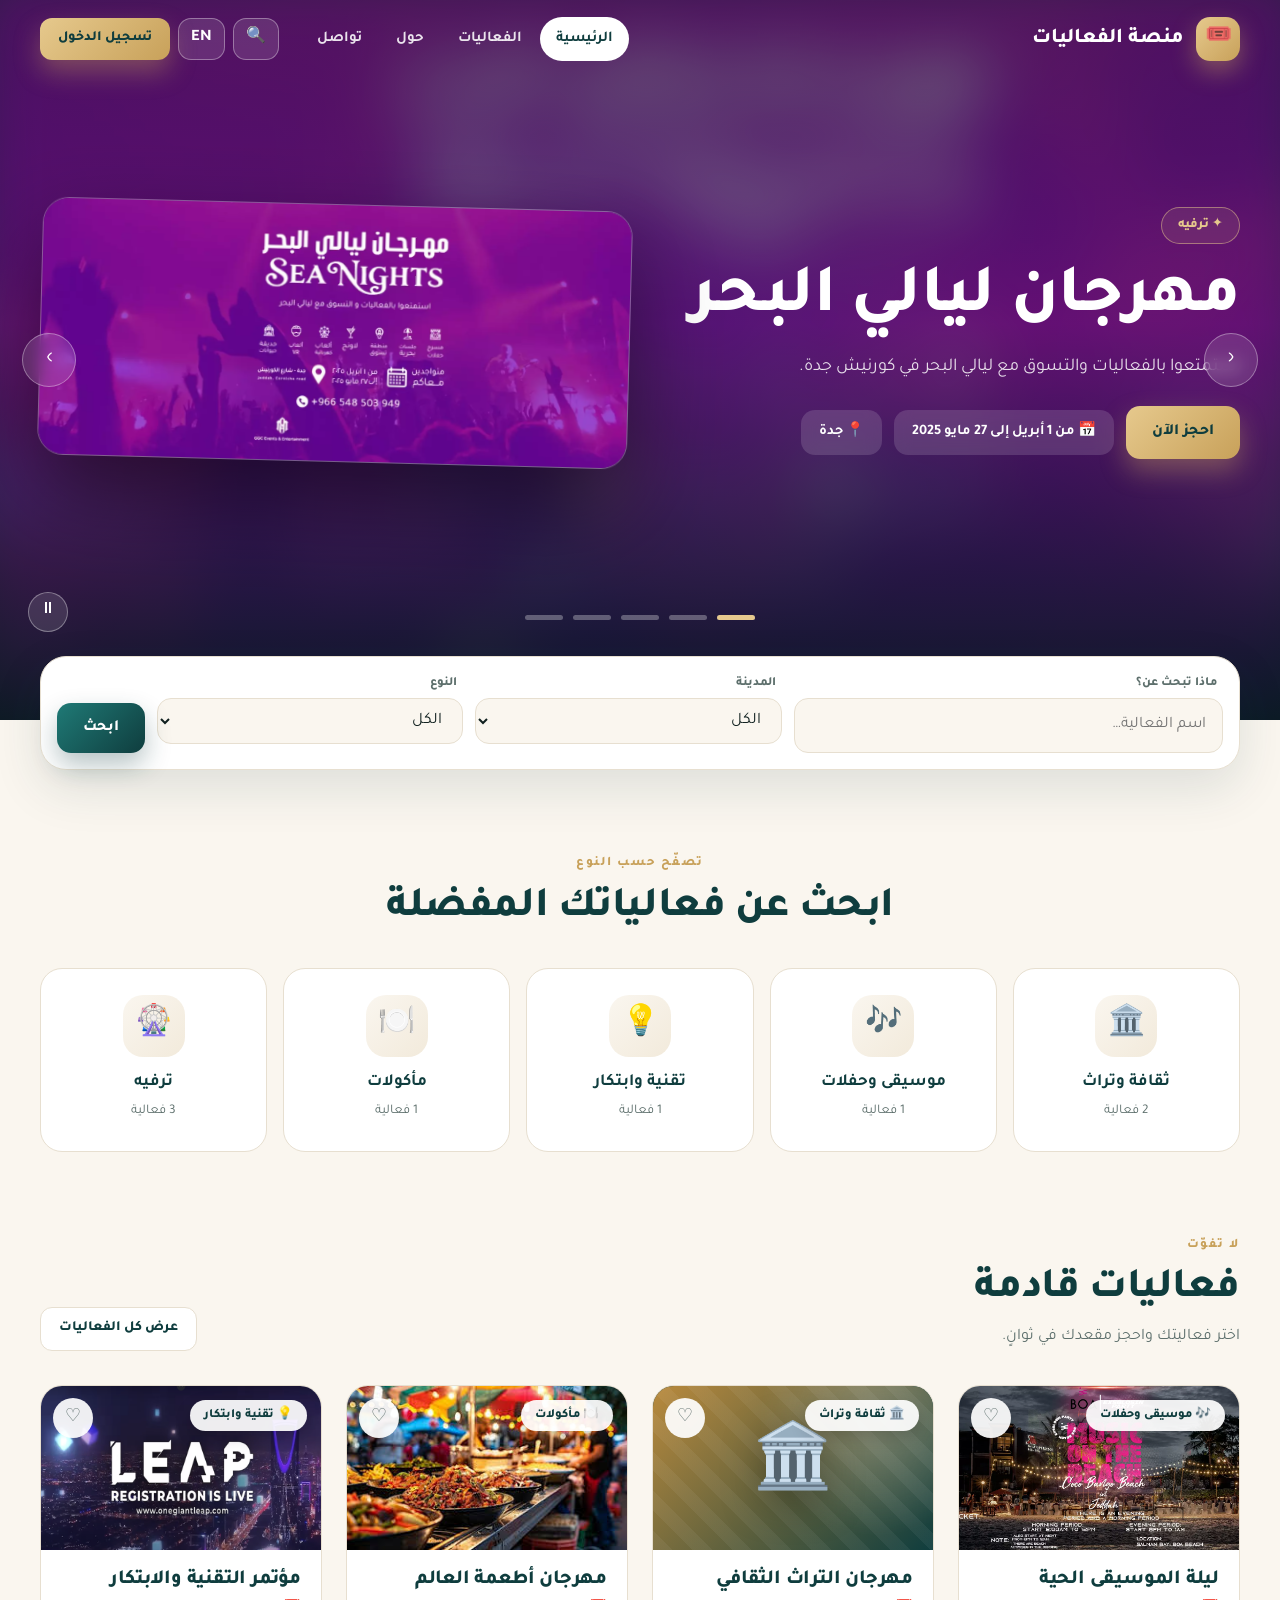
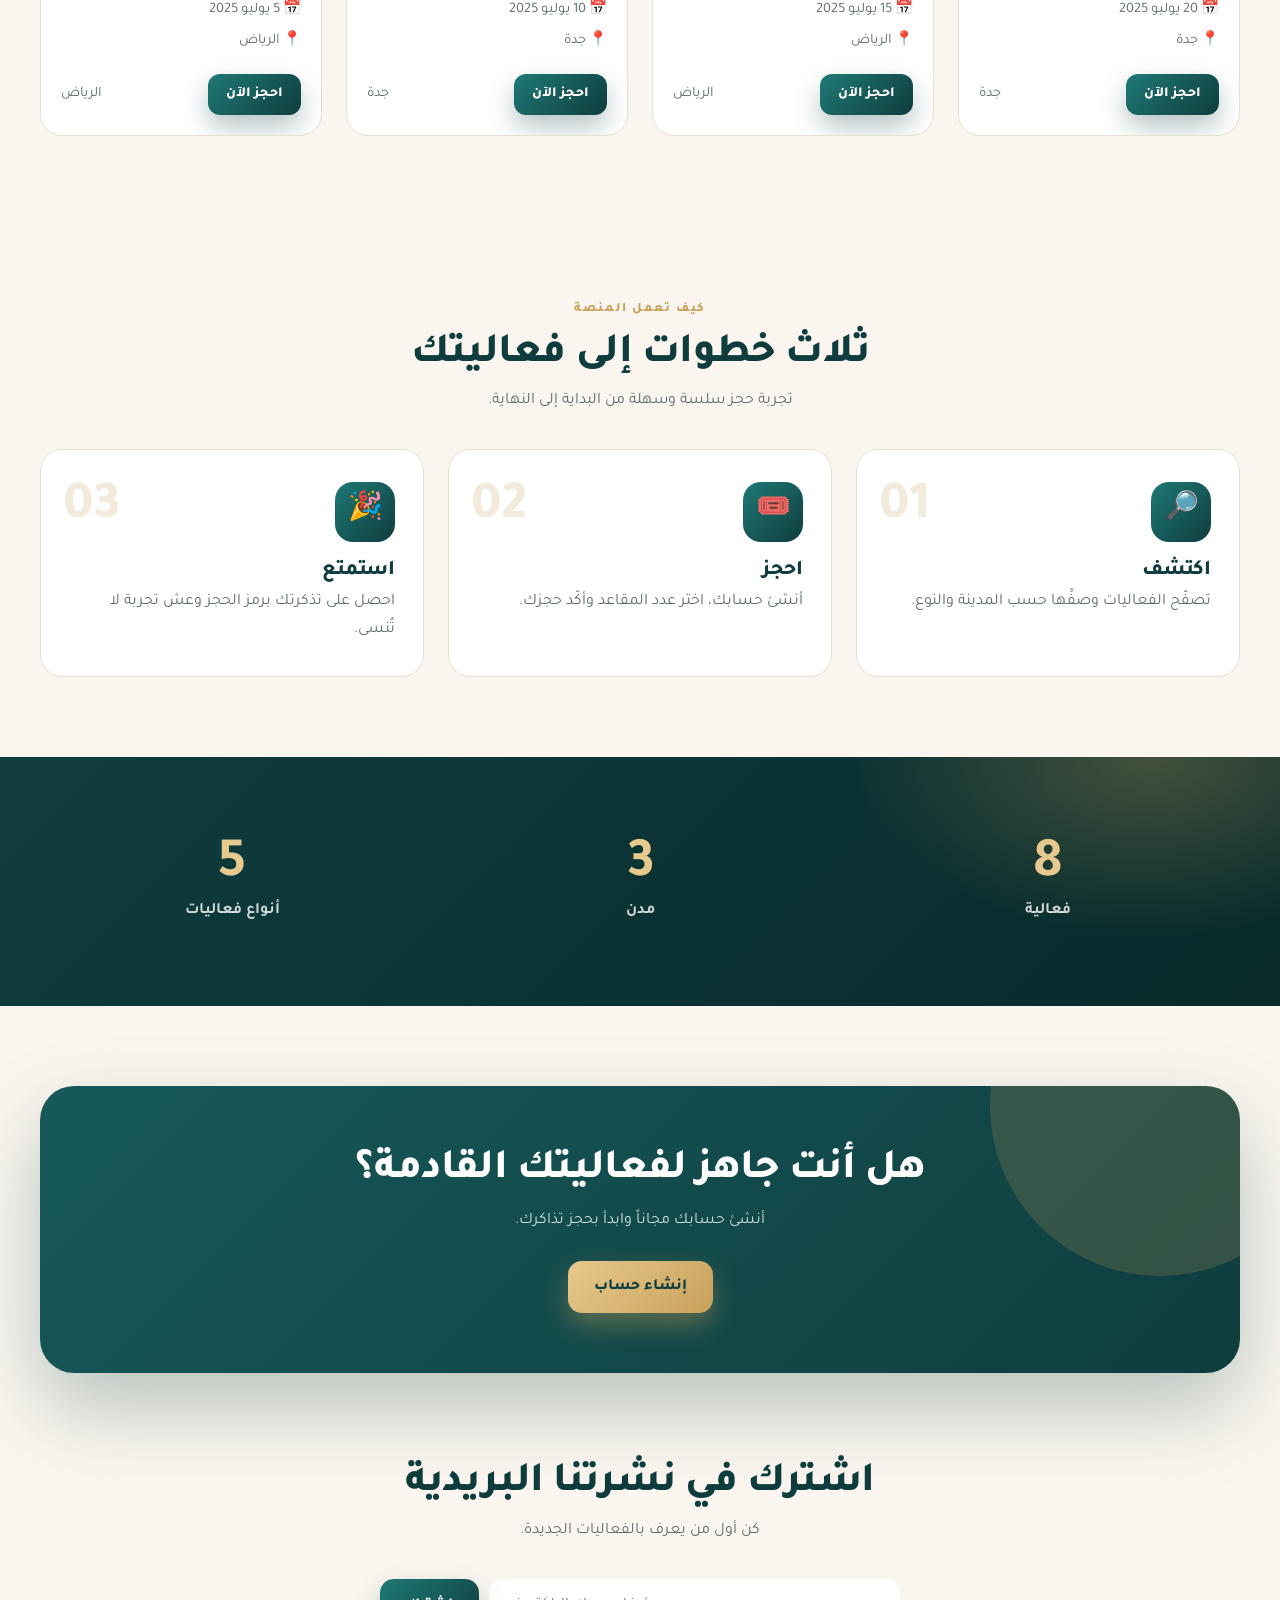
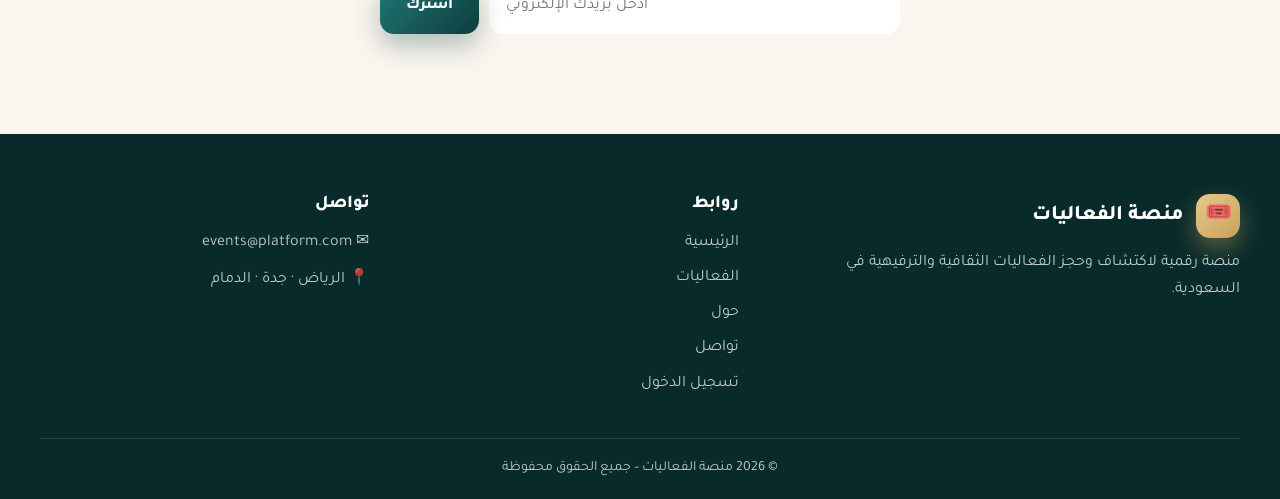
<file: index.html>
<!DOCTYPE html>
<html lang="ar" dir="rtl">
<head>
  <meta charset="UTF-8" />
  <meta name="viewport" content="width=device-width, initial-scale=1.0" />
  <title>منصة الفعاليات</title>
  <meta name="description" content="اكتشف واحجز أجمل الفعاليات الثقافية والترفيهية في السعودية" />
  <meta name="theme-color" content="#0f3d3e" />
  <link rel="preconnect" href="https://fonts.googleapis.com" />
  <link rel="preconnect" href="https://fonts.gstatic.com" crossorigin />
  <link href="https://fonts.googleapis.com/css2?family=Plus+Jakarta+Sans:wght@400;500;600;700;800&family=Tajawal:wght@400;500;700;800&display=swap" rel="stylesheet" />
  <link rel="stylesheet" href="styles.css" />
  <script src="assets/data.js" defer></script>
  <script src="assets/app.js" defer></script>
</head>
<body data-page="home" class="">
  <header id="site-header"></header>
  <main>
    <section class="hero" style="padding:0" aria-label="Featured events">
      <div id="slides"></div>
      <button class="slide-ctl prev" aria-label="Previous">‹</button>
      <button class="slide-ctl next" aria-label="Next">›</button>
      <div class="dots" role="tablist"></div>
      <button class="pause" aria-label="Pause">⏸</button>
    </section>

    <div class="quick">
      <div class="container">
        <form class="quick-card" id="quick">
          <div class="f"><label for="f-q" data-i18n="q.what"></label><input id="f-q" data-i18n-ph="q.ph" autocomplete="off" /></div>
          <div class="f"><label for="f-city" data-i18n="q.city"></label><select id="f-city"></select></div>
          <div class="f"><label for="f-cat" data-i18n="q.cat"></label><select id="f-cat"></select></div>
          <button class="btn" type="submit" data-i18n="q.go"></button>
        </form>
      </div>
    </div>

    <section>
      <div class="container">
        <div class="sec-head center reveal"><div><span class="k" data-i18n="cats.k"></span><h2 data-i18n="cats.t"></h2></div></div>
        <div class="cats" id="cats"></div>
      </div>
    </section>

    <section style="padding-top:0">
      <div class="container">
        <div class="sec-head reveal"><div><span class="k" data-i18n="up.k"></span><h2 data-i18n="up.t"></h2><p data-i18n="up.p"></p></div><a class="btn ghost sm" href="events.html" data-i18n="all.events"></a></div>
        <div class="grid" id="upcoming"></div>
      </div>
    </section>

    <section>
      <div class="container">
        <div class="sec-head center reveal"><div><span class="k" data-i18n="how.k"></span><h2 data-i18n="how.t"></h2><p data-i18n="how.p"></p></div></div>
        <div class="steps">
          <div class="step reveal"><div class="ic">🔎</div><h3 data-i18n="how.1t"></h3><p data-i18n="how.1p"></p></div>
          <div class="step reveal"><div class="ic">🎟️</div><h3 data-i18n="how.2t"></h3><p data-i18n="how.2p"></p></div>
          <div class="step reveal"><div class="ic">🎉</div><h3 data-i18n="how.3t"></h3><p data-i18n="how.3p"></p></div>
        </div>
      </div>
    </section>

    <section class="band">
      <div class="container stats">
        <div><b data-count="events">0</b><span data-i18n="stat.events"></span></div>
        <div><b data-count="cities">0</b><span data-i18n="stat.cities"></span></div>
        <div><b data-count="cats">0</b><span data-i18n="stat.cats"></span></div>
      </div>
    </section>

    <section>
      <div class="container">
        <div class="cta-box reveal">
          <h2 data-i18n="cta.t"></h2><p data-i18n="cta.p"></p>
          <a class="btn gold" href="signup.html" data-i18n="signup"></a>
        </div>
      </div>
    </section>

    <section style="padding-top:0">
      <div class="container center reveal">
        <div class="sec-head center"><div><h2 data-i18n="news.t"></h2><p data-i18n="news.p"></p></div></div>
        <form class="news" id="news" novalidate><input type="email" class="ltr" data-i18n-ph="news.ph" aria-label="Email" /><button class="btn" type="submit" data-i18n="news.btn"></button></form>
      </div>
    </section>
  </main>
  <footer id="site-footer"></footer>
</body>
</html>
</file>
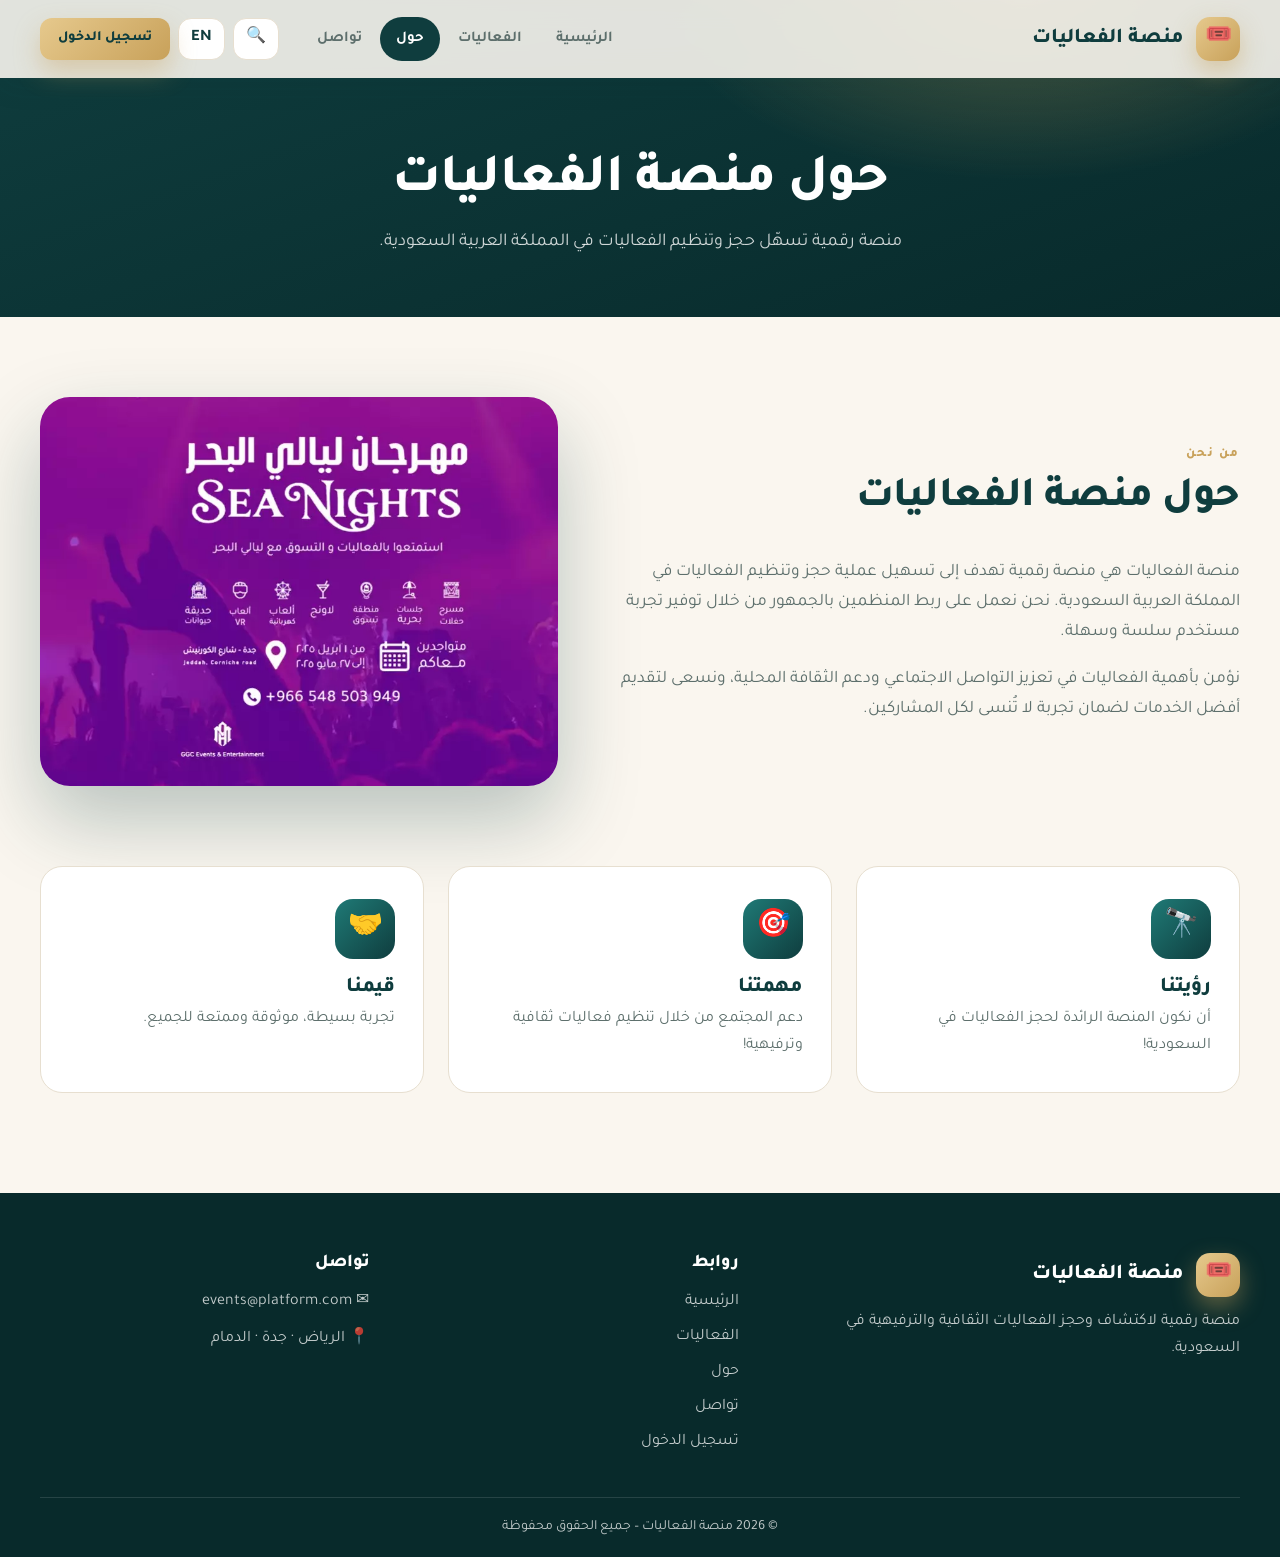
<file: about.html>
<!DOCTYPE html>
<html lang="ar" dir="rtl">
<head>
  <meta charset="UTF-8" />
  <meta name="viewport" content="width=device-width, initial-scale=1.0" />
  <title>منصة الفعاليات</title>
  <meta name="description" content="منصة رقمية تسهّل حجز وتنظيم الفعاليات في المملكة العربية السعودية" />
  <meta name="theme-color" content="#0f3d3e" />
  <link rel="preconnect" href="https://fonts.googleapis.com" />
  <link rel="preconnect" href="https://fonts.gstatic.com" crossorigin />
  <link href="https://fonts.googleapis.com/css2?family=Plus+Jakarta+Sans:wght@400;500;600;700;800&family=Tajawal:wght@400;500;700;800&display=swap" rel="stylesheet" />
  <link rel="stylesheet" href="styles.css" />
  <script src="assets/data.js" defer></script>
  <script src="assets/app.js" defer></script>
</head>
<body data-page="about" class="inner">
  <header id="site-header"></header>
  <main>
    <div class="page-head"><div class="container"><h1 data-i18n="about.t"></h1><p data-i18n="about.p"></p></div></div>
    <section>
      <div class="container about-grid">
        <div class="reveal"><div class="sec-head"><div><span class="k" data-i18n="about.h"></span><h2 data-i18n="about.t"></h2></div></div><p data-i18n="about.p1"></p><p data-i18n="about.p2"></p></div>
        <div class="about-img reveal"><img src="images/sea-nights.jpeg" alt="" /></div>
      </div>
    </section>
    <section style="padding-top:0">
      <div class="container vm">
        <div class="step reveal"><div class="ic">🔭</div><h3 data-i18n="vision.t"></h3><p data-i18n="vision.p"></p></div>
        <div class="step reveal"><div class="ic">🎯</div><h3 data-i18n="mission.t"></h3><p data-i18n="mission.p"></p></div>
        <div class="step reveal"><div class="ic">🤝</div><h3 data-i18n="val.t"></h3><p data-i18n="val.p"></p></div>
      </div>
    </section>
  </main>
  <footer id="site-footer"></footer>
</body>
</html>
</file>
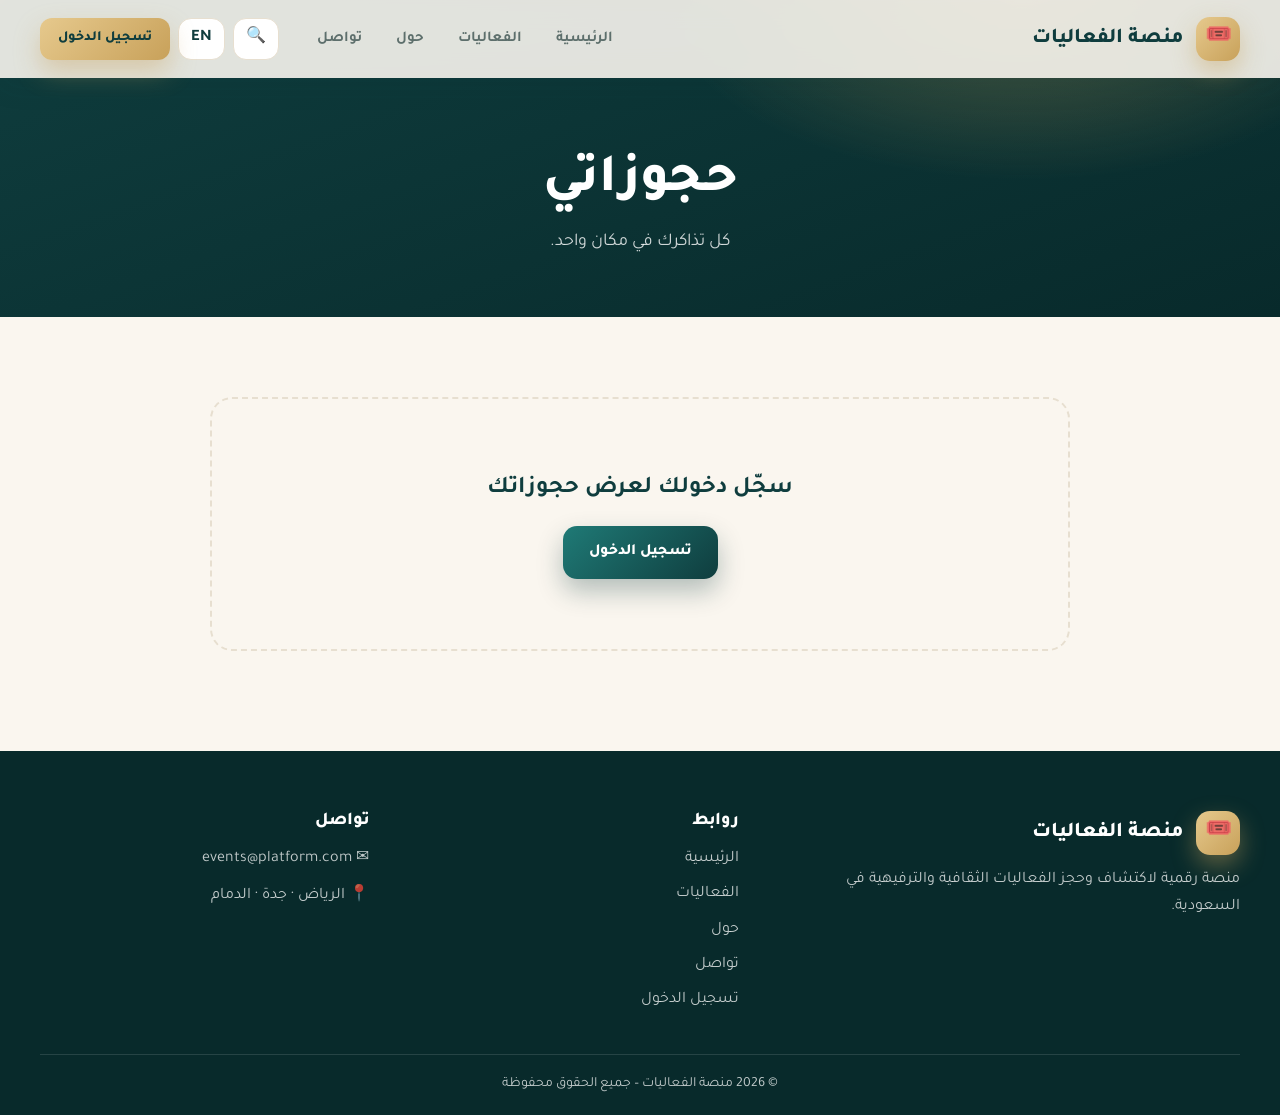
<file: bookings.html>
<!DOCTYPE html>
<html lang="ar" dir="rtl">
<head>
  <meta charset="UTF-8" />
  <meta name="viewport" content="width=device-width, initial-scale=1.0" />
  <title>منصة الفعاليات</title>
  <meta name="description" content="حجوزاتي" />
  <meta name="theme-color" content="#0f3d3e" />
  <link rel="preconnect" href="https://fonts.googleapis.com" />
  <link rel="preconnect" href="https://fonts.gstatic.com" crossorigin />
  <link href="https://fonts.googleapis.com/css2?family=Plus+Jakarta+Sans:wght@400;500;600;700;800&family=Tajawal:wght@400;500;700;800&display=swap" rel="stylesheet" />
  <link rel="stylesheet" href="styles.css" />
  <script src="assets/data.js" defer></script>
  <script src="assets/app.js" defer></script>
</head>
<body data-page="bookings" class="inner">
  <header id="site-header"></header>
  <main>
    <div class="page-head"><div class="container"><h1 data-i18n="bk.t"></h1><p data-i18n="bk.p"></p></div></div>
    <section><div class="container" style="max-width:860px"><div id="list"></div></div></section>
  </main>
  <footer id="site-footer"></footer>
</body>
</html>
</file>
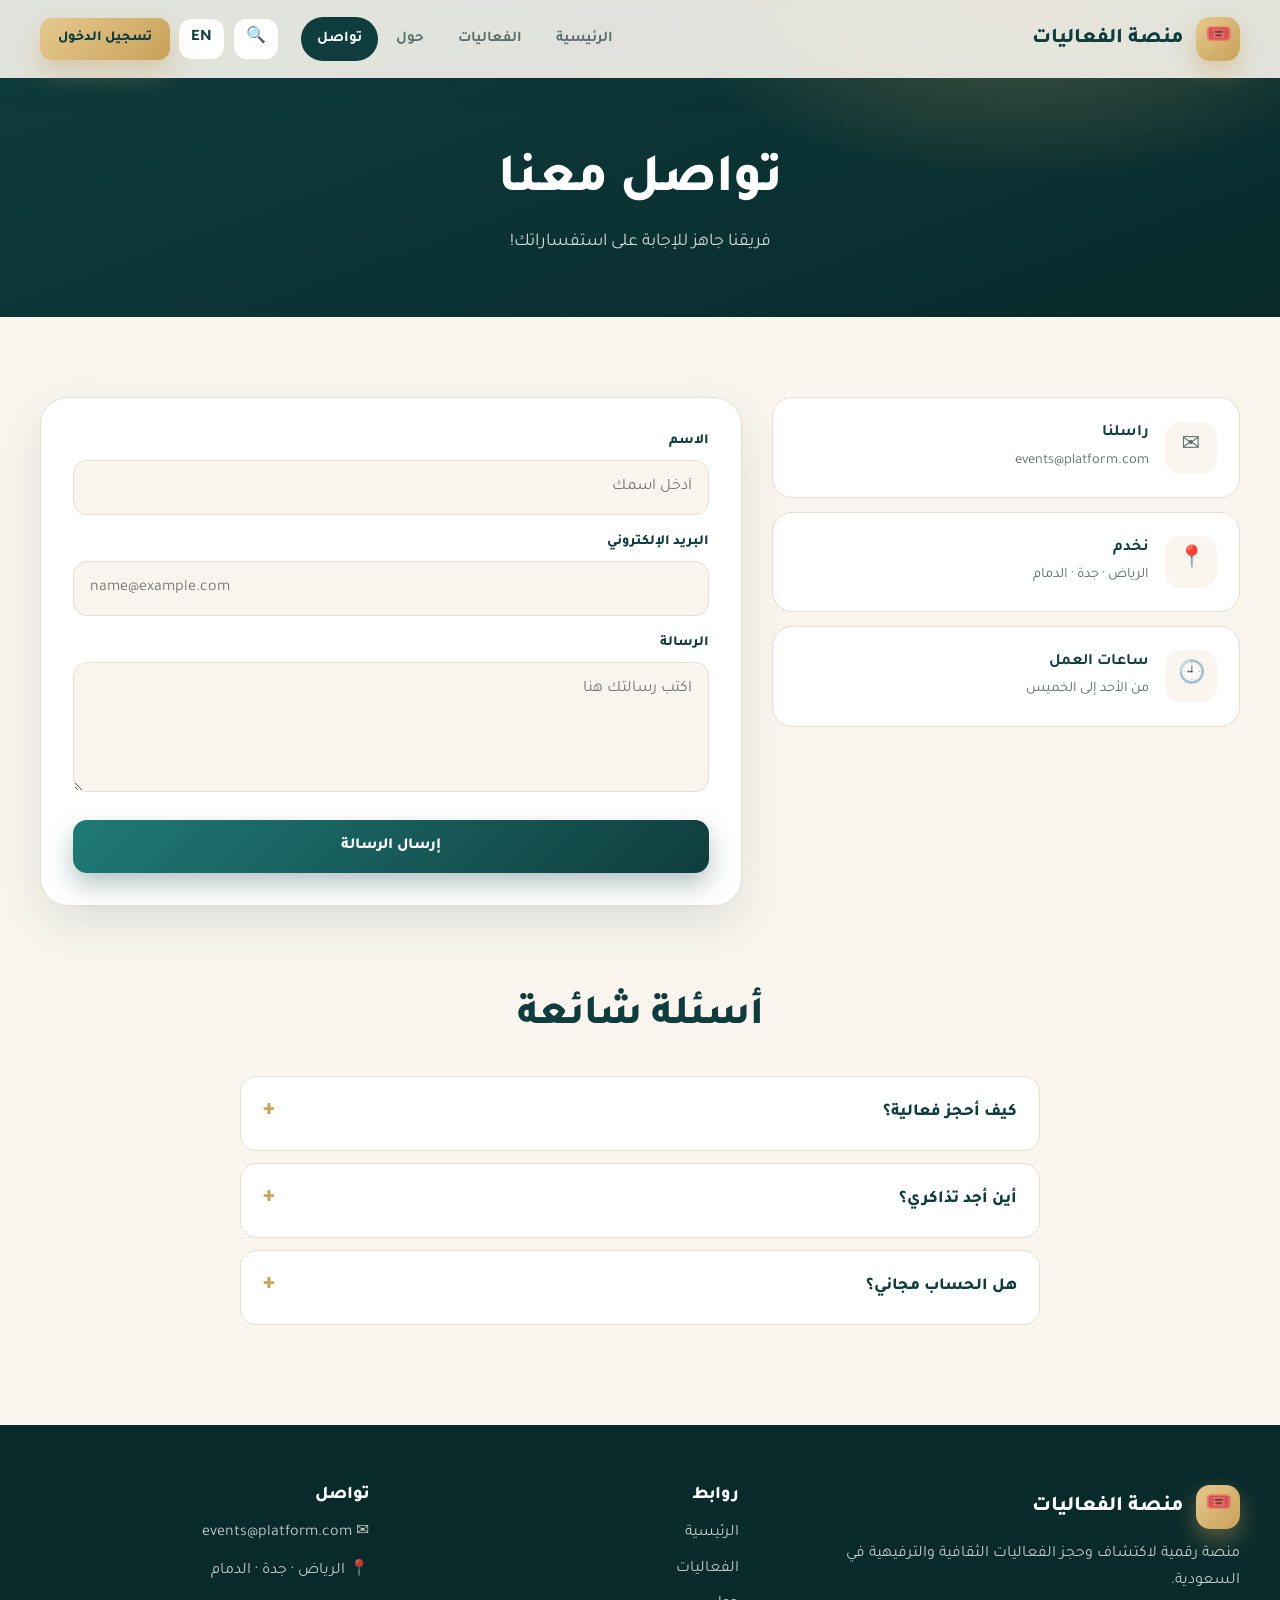
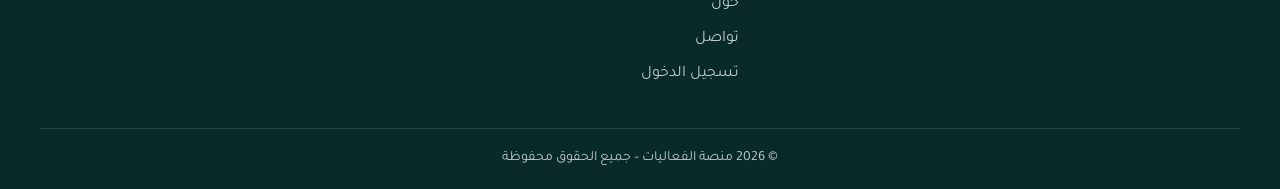
<file: contact.html>
<!DOCTYPE html>
<html lang="ar" dir="rtl">
<head>
  <meta charset="UTF-8" />
  <meta name="viewport" content="width=device-width, initial-scale=1.0" />
  <title>منصة الفعاليات</title>
  <meta name="description" content="تواصل مع فريق منصة الفعاليات" />
  <meta name="theme-color" content="#0f3d3e" />
  <link rel="preconnect" href="https://fonts.googleapis.com" />
  <link rel="preconnect" href="https://fonts.gstatic.com" crossorigin />
  <link href="https://fonts.googleapis.com/css2?family=Plus+Jakarta+Sans:wght@400;500;600;700;800&family=Tajawal:wght@400;500;700;800&display=swap" rel="stylesheet" />
  <link rel="stylesheet" href="styles.css" />
  <script src="assets/data.js" defer></script>
  <script src="assets/app.js" defer></script>
</head>
<body data-page="contact" class="inner">
  <header id="site-header"></header>
  <main>
    <div class="page-head"><div class="container"><h1 data-i18n="contact.t"></h1><p data-i18n="contact.p"></p></div></div>
    <section>
      <div class="container contact-wrap">
        <div>
          <div class="info-card reveal"><span class="ic">✉️</span><div><b data-i18n="c.mail"></b><span class="ltr">events@platform.com</span></div></div>
          <div class="info-card reveal"><span class="ic">📍</span><div><b data-i18n="c.where"></b><span data-i18n="c.where.v"></span></div></div>
          <div class="info-card reveal"><span class="ic">🕘</span><div><b data-i18n="c.hours"></b><span data-i18n="c.hours.v"></span></div></div>
        </div>
        <div class="panel reveal">
          <form id="contact-form" novalidate>
            <div class="fg"><label for="c-name" data-i18n="c.name"></label><input id="c-name" name="name" data-i18n-ph="c.ph.name" autocomplete="name" /><div class="err"></div></div>
            <div class="fg"><label for="c-email" data-i18n="c.email"></label><input id="c-email" name="email" type="email" class="ltr" placeholder="name@example.com" autocomplete="email" /><div class="err"></div></div>
            <div class="fg"><label for="c-msg" data-i18n="c.msg"></label><textarea id="c-msg" name="message" data-i18n-ph="c.ph.msg"></textarea><div class="err"></div></div>
            <button class="btn full" type="submit" data-i18n="c.send"></button>
          </form>
        </div>
      </div>
    </section>
    <section style="padding-top:0">
      <div class="container">
        <div class="sec-head center reveal"><div><h2 data-i18n="faq.t"></h2></div></div>
        <div class="faq">
          <details class="reveal"><summary data-i18n="faq1q"></summary><p data-i18n="faq1a"></p></details>
          <details class="reveal"><summary data-i18n="faq2q"></summary><p data-i18n="faq2a"></p></details>
          <details class="reveal"><summary data-i18n="faq3q"></summary><p data-i18n="faq3a"></p></details>
        </div>
      </div>
    </section>
  </main>
  <footer id="site-footer"></footer>
</body>
</html>
</file>
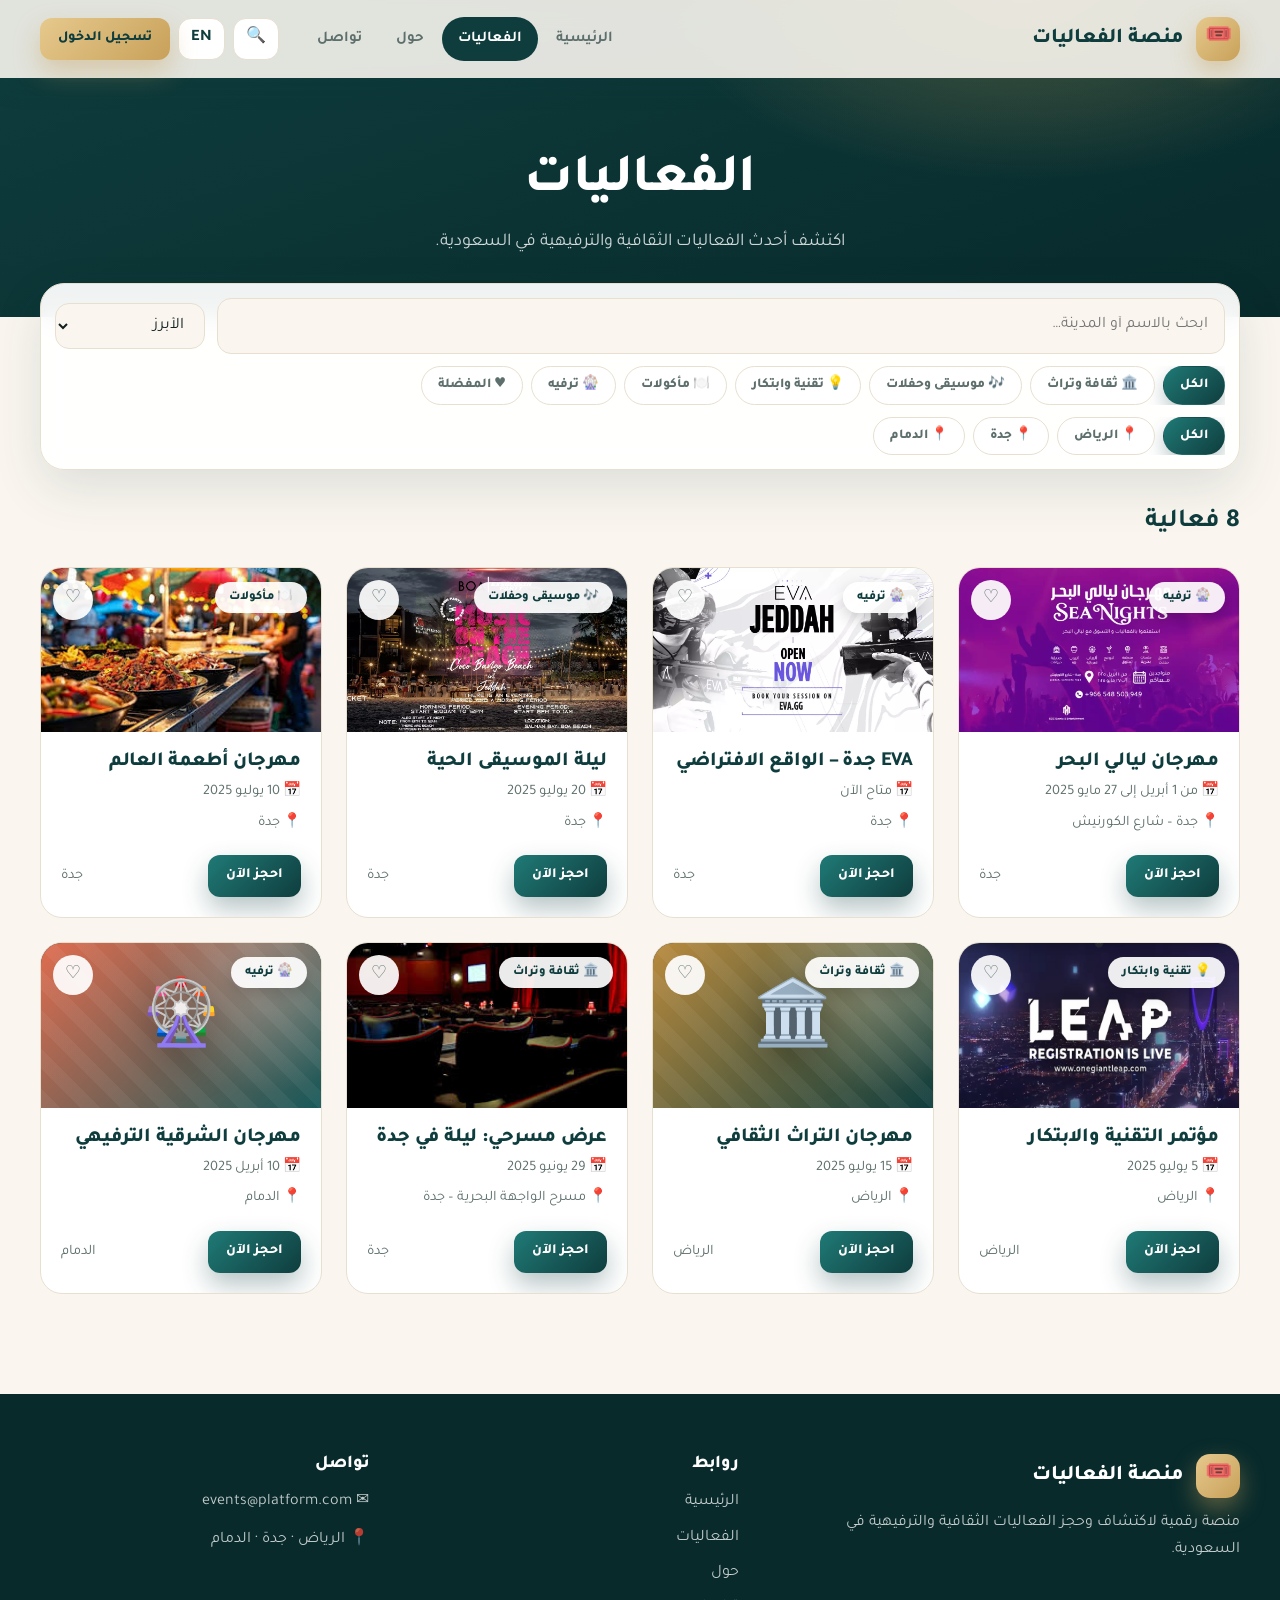
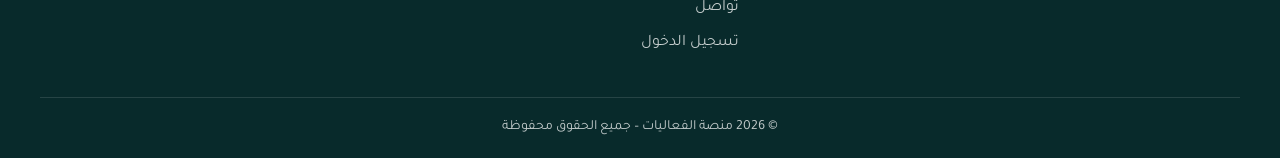
<file: events.html>
<!DOCTYPE html>
<html lang="ar" dir="rtl">
<head>
  <meta charset="UTF-8" />
  <meta name="viewport" content="width=device-width, initial-scale=1.0" />
  <title>منصة الفعاليات</title>
  <meta name="description" content="تصفّح الفعاليات وصفِّها حسب المدينة والنوع ثم احجز مقعدك" />
  <meta name="theme-color" content="#0f3d3e" />
  <link rel="preconnect" href="https://fonts.googleapis.com" />
  <link rel="preconnect" href="https://fonts.gstatic.com" crossorigin />
  <link href="https://fonts.googleapis.com/css2?family=Plus+Jakarta+Sans:wght@400;500;600;700;800&family=Tajawal:wght@400;500;700;800&display=swap" rel="stylesheet" />
  <link rel="stylesheet" href="styles.css" />
  <script src="assets/data.js" defer></script>
  <script src="assets/app.js" defer></script>
</head>
<body data-page="events" class="inner">
  <header id="site-header"></header>
  <main>
    <div class="page-head"><div class="container"><h1 data-i18n="events.t"></h1><p data-i18n="events.p"></p></div></div>
    <section style="padding-top:0">
      <div class="container">
        <div class="toolbar">
          <div class="tb-row">
            <div class="grow"><input id="f-q" type="search" data-i18n-ph="tb.search" aria-label="Search" autocomplete="off" /></div>
            <select id="f-sort" aria-label="Sort"></select>
          </div>
          <div class="chips" id="chips-cat"></div>
          <div class="chips" id="chips-city"></div>
        </div>
        <div class="count-bar"><b id="count"></b></div>
        <div class="grid" id="grid"></div>
        <div class="empty" id="empty"><b data-i18n="empty.t"></b><span data-i18n="empty.p"></span><br><button class="btn sm ghost" id="reset" style="margin-top:14px" data-i18n="reset"></button></div>
      </div>
    </section>
  </main>
  <footer id="site-footer"></footer>
</body>
</html>
</file>
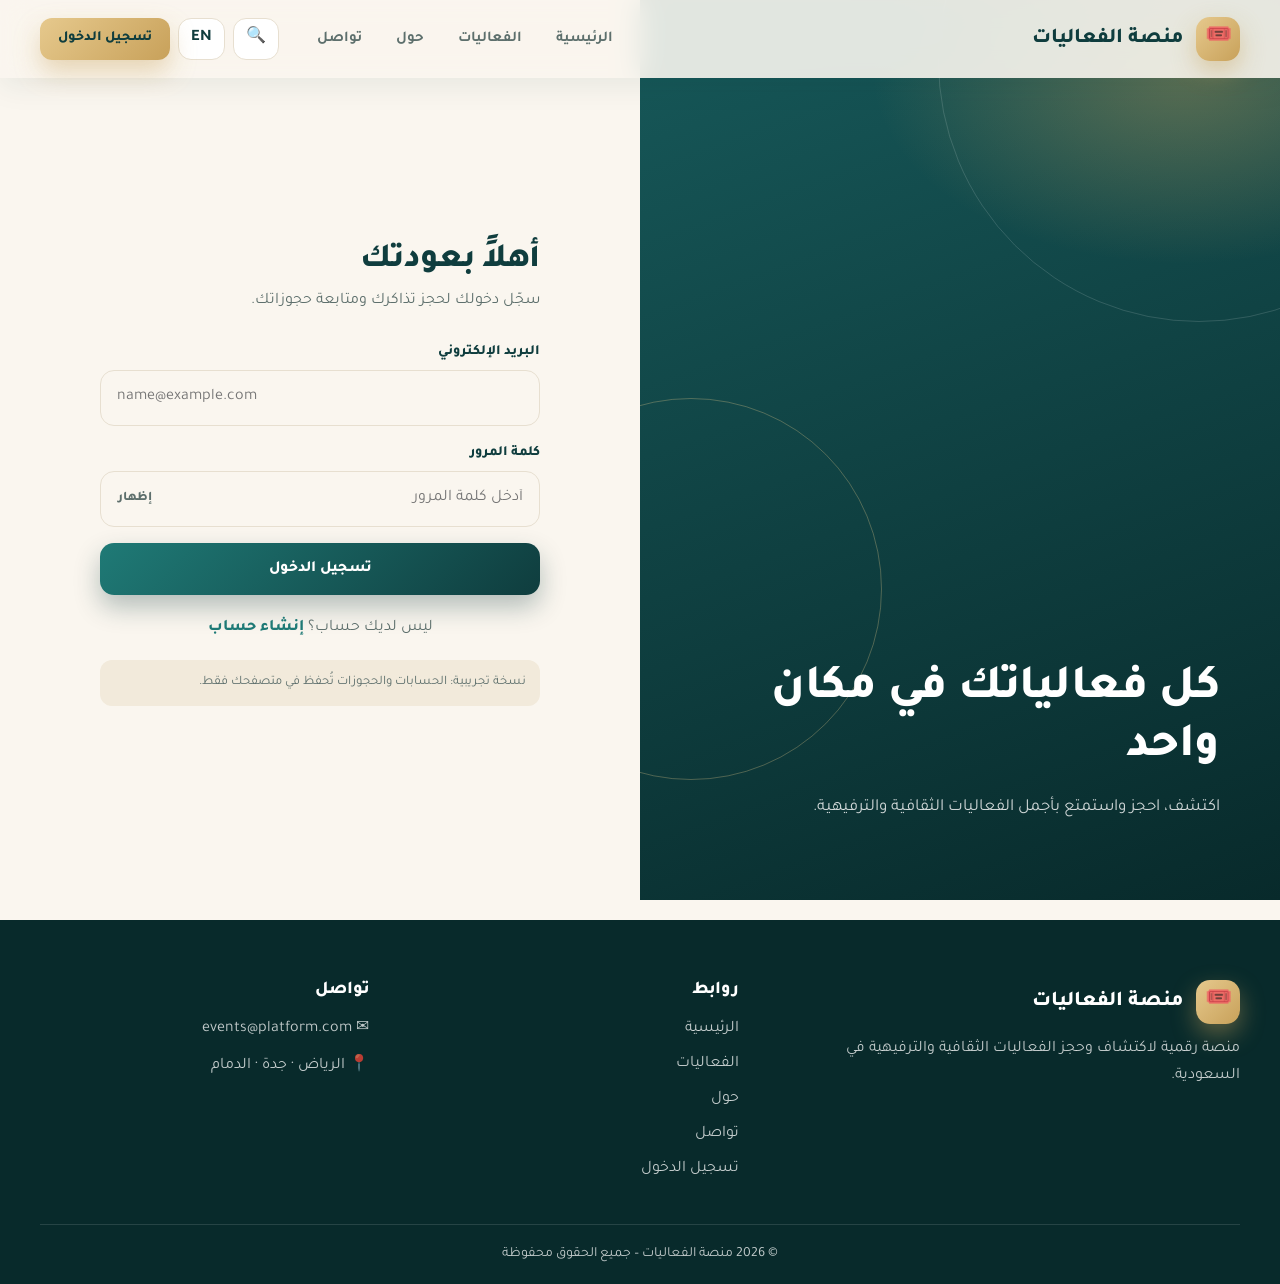
<file: login.html>
<!DOCTYPE html>
<html lang="ar" dir="rtl">
<head>
  <meta charset="UTF-8" />
  <meta name="viewport" content="width=device-width, initial-scale=1.0" />
  <title>منصة الفعاليات</title>
  <meta name="description" content="سجّل دخولك لحجز تذاكرك" />
  <meta name="theme-color" content="#0f3d3e" />
  <link rel="preconnect" href="https://fonts.googleapis.com" />
  <link rel="preconnect" href="https://fonts.gstatic.com" crossorigin />
  <link href="https://fonts.googleapis.com/css2?family=Plus+Jakarta+Sans:wght@400;500;600;700;800&family=Tajawal:wght@400;500;700;800&display=swap" rel="stylesheet" />
  <link rel="stylesheet" href="styles.css" />
  <script src="assets/data.js" defer></script>
  <script src="assets/app.js" defer></script>
</head>
<body data-page="login" class="inner">
  <header id="site-header"></header>
  <main class="auth">
    <aside class="auth-side"><h2 data-i18n="side.t"></h2><p data-i18n="side.p"></p></aside>
    <div class="auth-main">
      <div class="auth-card">
        <h1 data-i18n="login.t"></h1><p class="sub" data-i18n="login.p"></p>
        <form id="auth-form" novalidate>
          <div class="fg"><label for="a-email" data-i18n="c.email"></label><input id="a-email" name="email" type="email" class="ltr" placeholder="name@example.com" autocomplete="email" /><div class="err"></div></div>
          <div class="fg"><label for="a-pw" data-i18n="pw"></label><div class="pw"><input id="a-pw" name="password" type="password" data-i18n-ph="pw.ph" autocomplete="current-password" /><button type="button" data-i18n="show"></button></div><div class="err"></div></div>
          <button class="btn full" type="submit" data-i18n="login.btn"></button>
        </form>
        <p class="alt"><span data-i18n="login.no"></span> <a href="signup.html?next=" id="alt-link" data-i18n="signup"></a></p>
        <p class="note" data-i18n="demo.note"></p>
      </div>
    </div>
  </main>
  <script>(function(){var n=new URLSearchParams(location.search).get("next");if(n){document.addEventListener("DOMContentLoaded",function(){var a=document.getElementById("alt-link");a.href=a.getAttribute("href").split("?")[0]+"?next="+encodeURIComponent(n);});}})();</script>
  <footer id="site-footer"></footer>
</body>
</html>
</file>
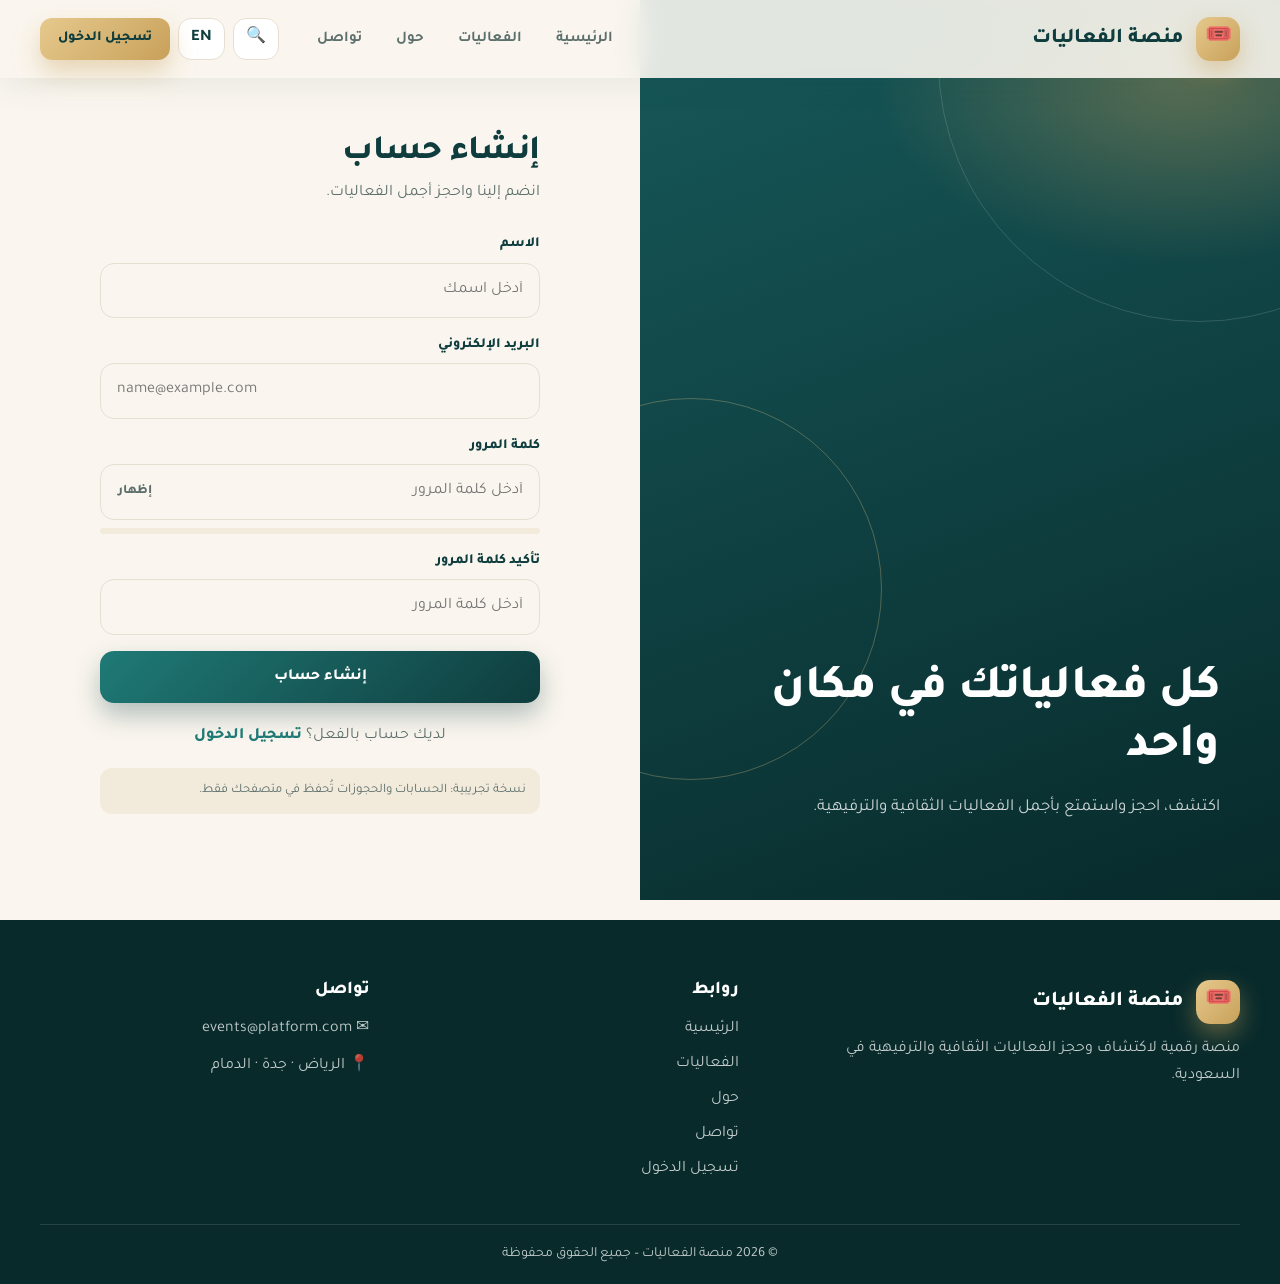
<file: signup.html>
<!DOCTYPE html>
<html lang="ar" dir="rtl">
<head>
  <meta charset="UTF-8" />
  <meta name="viewport" content="width=device-width, initial-scale=1.0" />
  <title>منصة الفعاليات</title>
  <meta name="description" content="أنشئ حسابك المجاني واحجز أجمل الفعاليات" />
  <meta name="theme-color" content="#0f3d3e" />
  <link rel="preconnect" href="https://fonts.googleapis.com" />
  <link rel="preconnect" href="https://fonts.gstatic.com" crossorigin />
  <link href="https://fonts.googleapis.com/css2?family=Plus+Jakarta+Sans:wght@400;500;600;700;800&family=Tajawal:wght@400;500;700;800&display=swap" rel="stylesheet" />
  <link rel="stylesheet" href="styles.css" />
  <script src="assets/data.js" defer></script>
  <script src="assets/app.js" defer></script>
</head>
<body data-page="signup" class="inner">
  <header id="site-header"></header>
  <main class="auth">
    <aside class="auth-side"><h2 data-i18n="side.t"></h2><p data-i18n="side.p"></p></aside>
    <div class="auth-main">
      <div class="auth-card">
        <h1 data-i18n="signup.t"></h1><p class="sub" data-i18n="signup.p"></p>
        <form id="auth-form" novalidate>
          <div class="fg"><label for="a-name" data-i18n="c.name"></label><input id="a-name" name="name" data-i18n-ph="c.ph.name" autocomplete="name" /><div class="err"></div></div>
          <div class="fg"><label for="a-email" data-i18n="c.email"></label><input id="a-email" name="email" type="email" class="ltr" placeholder="name@example.com" autocomplete="email" /><div class="err"></div></div>
          <div class="fg"><label for="a-pw" data-i18n="pw"></label><div class="pw"><input id="a-pw" name="password" type="password" data-i18n-ph="pw.ph" autocomplete="new-password" /><button type="button" data-i18n="show"></button></div><div class="err"></div><div class="meter" id="meter"><i></i></div><div class="hint" id="strength"></div></div>
          <div class="fg"><label for="a-pw2" data-i18n="pw2"></label><input id="a-pw2" name="password2" type="password" data-i18n-ph="pw.ph" autocomplete="new-password" /><div class="err"></div></div>
          <button class="btn full" type="submit" data-i18n="signup.btn"></button>
        </form>
        <p class="alt"><span data-i18n="signup.has"></span> <a href="login.html?next=" id="alt-link" data-i18n="login"></a></p>
        <p class="note" data-i18n="demo.note"></p>
      </div>
    </div>
  </main>
  <script>(function(){var n=new URLSearchParams(location.search).get("next");if(n){document.addEventListener("DOMContentLoaded",function(){var a=document.getElementById("alt-link");a.href=a.getAttribute("href").split("?")[0]+"?next="+encodeURIComponent(n);});}})();</script>
  <footer id="site-footer"></footer>
</body>
</html>
</file>
<file: styles.css>
/* ==========================================================================
   Events Platform – منصة الفعاليات
   Light, elegant design system: deep teal, warm sand and gold. Bilingual (RTL/LTR).
   ========================================================================== */
:root {
  --ink: #10201f;
  --muted: #5d6f6c;
  --teal: #0f3d3e;
  --teal-2: #17595a;
  --teal-3: #1f7a76;
  --sand: #faf6ef;
  --sand-2: #f2eadb;
  --paper: #ffffff;
  --line: #e7dfd0;
  --gold: #c8a15a;
  --gold-2: #e6c98d;
  --coral: #e06c4f;
  --ok: #2e9c70;
  --radius: 22px;
  --shadow: 0 18px 50px rgba(15, 61, 62, 0.12);
  --shadow-lg: 0 34px 80px rgba(15, 61, 62, 0.28);
  --font: "Plus Jakarta Sans", "Tajawal", system-ui, -apple-system, "Segoe UI", sans-serif;
  --font-ar: "Tajawal", "Plus Jakarta Sans", system-ui, sans-serif;
}
* { box-sizing: border-box; }
html { scroll-behavior: smooth; }
body { margin: 0; font-family: var(--font); color: var(--ink); background: var(--sand); line-height: 1.7; -webkit-font-smoothing: antialiased; }
html[lang="ar"] body { font-family: var(--font-ar); }
img { max-width: 100%; display: block; }
a { color: inherit; text-decoration: none; }
button, input, select, textarea { font: inherit; }
h1, h2, h3, h4 { margin: 0; line-height: 1.2; font-weight: 800; letter-spacing: -0.01em; }
.container { width: min(1200px, 100% - 40px); margin-inline: auto; }
.ltr { direction: ltr; unicode-bidi: embed; }

.progress { position: fixed; inset: 0 0 auto 0; z-index: 300; height: 3px; background: linear-gradient(90deg, var(--gold), var(--coral)); transform: scaleX(0); transform-origin: left; }
html[dir="rtl"] .progress { transform-origin: right; }

/* ---------- Header ---------- */
.site-header { position: fixed; inset: 0 0 auto 0; z-index: 200; transition: background 0.3s, box-shadow 0.3s, backdrop-filter 0.3s; }
.site-header.solid, body.inner .site-header { background: rgba(250, 246, 239, 0.9); backdrop-filter: saturate(1.5) blur(14px); box-shadow: 0 8px 30px rgba(15, 61, 62, 0.08); }
.nav { display: flex; align-items: center; gap: 22px; height: 78px; }
.brand { display: flex; align-items: center; gap: 12px; font-weight: 800; font-size: 21px; color: #fff; transition: color 0.3s; }
.site-header.solid .brand, body.inner .brand { color: var(--teal); }
.brand-mark { display: grid; place-items: center; width: 44px; height: 44px; font-size: 22px; border-radius: 14px; background: linear-gradient(135deg, var(--gold-2), var(--gold)); box-shadow: 0 10px 24px rgba(200, 161, 90, 0.45); }
.nav ul { display: flex; gap: 2px; margin: 0; margin-inline-start: auto; padding: 0; list-style: none; }
.nav ul a { display: block; padding: 9px 16px; font-weight: 700; font-size: 15px; color: rgba(255, 255, 255, 0.88); border-radius: 999px; transition: all 0.2s; }
.site-header.solid .nav ul a, body.inner .nav ul a { color: var(--muted); }
.nav ul a:hover { background: rgba(255, 255, 255, 0.16); color: #fff; }
.site-header.solid .nav ul a:hover, body.inner .nav ul a:hover { background: var(--sand-2); color: var(--teal); }
.nav ul a.active { color: var(--teal); background: #fff; }
.site-header.solid .nav ul a.active, body.inner .nav ul a.active { color: #fff; background: var(--teal); }
.nav-tools { display: flex; align-items: center; gap: 8px; }
.icon-btn { display: grid; place-items: center; min-width: 42px; height: 42px; padding: 0 12px; font-size: 16px; font-weight: 800; color: #fff; cursor: pointer; border: 1px solid rgba(255, 255, 255, 0.35); border-radius: 13px; background: rgba(255, 255, 255, 0.12); transition: all 0.2s; }
.site-header.solid .icon-btn, body.inner .icon-btn { color: var(--teal); border-color: var(--line); background: #fff; }
.icon-btn:hover { transform: translateY(-2px); }
.user-chip { position: relative; }
.avatar { display: grid; place-items: center; width: 42px; height: 42px; font-weight: 800; color: #fff; cursor: pointer; border: 0; border-radius: 50%; background: linear-gradient(135deg, var(--teal-3), var(--teal)); box-shadow: 0 8px 20px rgba(15, 61, 62, 0.35); }
.menu { position: absolute; inset-inline-end: 0; top: 52px; display: none; min-width: 220px; padding: 8px; border: 1px solid var(--line); border-radius: 16px; background: #fff; box-shadow: var(--shadow); }
.menu.open { display: block; animation: pop 0.2s; }
.menu a, .menu button { display: block; width: 100%; padding: 10px 14px; text-align: start; font-weight: 700; color: var(--ink); cursor: pointer; border: 0; border-radius: 10px; background: transparent; }
.menu a:hover, .menu button:hover { background: var(--sand); }
.menu .who { padding: 10px 14px; color: var(--muted); font-size: 13.5px; border-bottom: 1px solid var(--line); margin-bottom: 6px; }
.burger { display: none; }

/* ---------- Buttons ---------- */
.btn { display: inline-flex; align-items: center; justify-content: center; gap: 9px; padding: 13px 26px; font-weight: 800; font-size: 15.5px; color: #fff; cursor: pointer; border: 0; border-radius: 14px; background: linear-gradient(135deg, var(--teal-3), var(--teal)); box-shadow: 0 12px 26px rgba(15, 61, 62, 0.3); transition: transform 0.18s, box-shadow 0.18s, filter 0.18s; }
.btn:hover { transform: translateY(-3px); box-shadow: 0 18px 34px rgba(15, 61, 62, 0.36); }
.btn:active { transform: scale(0.97); }
.btn.gold { color: var(--teal); background: linear-gradient(135deg, var(--gold-2), var(--gold)); box-shadow: 0 12px 26px rgba(200, 161, 90, 0.4); }
.btn.ghost { color: var(--teal); border: 1.5px solid var(--line); background: #fff; box-shadow: none; }
.btn.glass { border: 1px solid rgba(255, 255, 255, 0.4); background: rgba(255, 255, 255, 0.14); box-shadow: none; backdrop-filter: blur(8px); }
.btn.sm { padding: 9px 18px; font-size: 14px; border-radius: 12px; }
.btn.full { width: 100%; }

/* ---------- Hero slider ---------- */
.hero { position: relative; height: min(88vh, 720px); min-height: 560px; overflow: hidden; color: #fff; background: var(--teal); }
.slide { position: absolute; inset: 0; opacity: 0; visibility: hidden; transition: opacity 1s, visibility 1s; }
.slide.active { opacity: 1; visibility: visible; }
.slide .bg { position: absolute; inset: -40px; filter: blur(34px) saturate(1.3); opacity: 0.9; }
.slide .bg img, .slide .bg .art { position: absolute; inset: 0; width: 100%; height: 100%; object-fit: cover; }
.slide.active .bg { animation: drift 12s ease-in-out infinite alternate; }
@keyframes drift { to { transform: scale(1.12) translate(1.5%, 1%); } }
.slide::after { content: ""; position: absolute; inset: 0; background: linear-gradient(180deg, rgba(6, 28, 29, 0.5) 0%, rgba(6, 28, 29, 0.35) 45%, rgba(6, 28, 29, 0.92) 100%); }
.sl-grid { position: absolute; z-index: 3; inset: 0; left: 0; right: 0; display: grid; grid-template-columns: 1fr 1.05fr; gap: 48px; align-items: center; padding: 96px 0 150px; }
.slide-caption { position: relative; }
.sl-poster { position: relative; overflow: hidden; aspect-ratio: 16 / 7; border-radius: 26px; border: 1px solid rgba(255, 255, 255, 0.3); box-shadow: 0 40px 90px rgba(0, 0, 0, 0.5); transform: rotate(-1.5deg); transition: transform 0.6s; }
html[dir="rtl"] .sl-poster { transform: rotate(1.5deg); }
.slide.active .sl-poster { animation: posterIn 0.9s both; }
@keyframes posterIn { from { opacity: 0; transform: translateY(40px) scale(0.94); } }
.sl-poster img, .sl-poster .art { position: absolute; inset: 0; width: 100%; height: 100%; object-fit: cover; }
.tag { display: inline-flex; align-items: center; gap: 8px; padding: 6px 16px; font-size: 13.5px; font-weight: 800; color: var(--gold-2); border: 1px solid rgba(230, 201, 141, 0.5); border-radius: 999px; background: rgba(230, 201, 141, 0.1); backdrop-filter: blur(6px); }
.slide-caption h2 { margin: 16px 0 10px; max-width: 760px; font-size: clamp(36px, 6vw, 68px); }
.slide-caption p { margin: 0 0 24px; max-width: 560px; font-size: 18px; color: rgba(255, 255, 255, 0.85); }
.slide-caption .row { display: flex; flex-wrap: wrap; gap: 12px; align-items: center; }
.meta-pill { display: inline-flex; align-items: center; gap: 8px; padding: 10px 18px; font-weight: 700; font-size: 14.5px; border-radius: 14px; background: rgba(255, 255, 255, 0.14); backdrop-filter: blur(8px); }
.slide-ctl { position: absolute; z-index: 5; top: 50%; display: grid; place-items: center; width: 54px; height: 54px; margin-top: -27px; font-size: 22px; color: #fff; cursor: pointer; border: 1px solid rgba(255, 255, 255, 0.35); border-radius: 50%; background: rgba(255, 255, 255, 0.12); backdrop-filter: blur(8px); transition: all 0.2s; }
.slide-ctl:hover { background: var(--gold); color: var(--teal); transform: scale(1.1); }
.slide-ctl.prev { inset-inline-start: 22px; } .slide-ctl.next { inset-inline-end: 22px; }
.dots { position: absolute; z-index: 5; bottom: 100px; inset-inline: 0; display: flex; justify-content: center; align-items: center; gap: 10px; }
.dot { position: relative; width: 38px; height: 5px; overflow: hidden; padding: 0; cursor: pointer; border: 0; border-radius: 5px; background: rgba(255, 255, 255, 0.3); }
.dot i { position: absolute; inset: 0; background: var(--gold-2); transform: scaleX(0); transform-origin: left; }
html[dir="rtl"] .dot i { transform-origin: right; }
.dot.active i { animation: fill var(--dur, 6s) linear forwards; }
.dot.done i { transform: scaleX(1); }
.paused .dot.active i { animation-play-state: paused; }
@keyframes fill { to { transform: scaleX(1); } }
.pause { position: absolute; z-index: 5; bottom: 88px; inset-inline-end: 28px; width: 40px; height: 40px; color: #fff; cursor: pointer; border: 1px solid rgba(255, 255, 255, 0.35); border-radius: 50%; background: rgba(255, 255, 255, 0.12); }

/* ---------- Quick search card ---------- */
.quick { position: relative; z-index: 10; margin-top: -64px; }
.quick-card { display: grid; grid-template-columns: 1.4fr 1fr 1fr auto; gap: 12px; padding: 16px; border: 1px solid var(--line); border-radius: 26px; background: #fff; box-shadow: var(--shadow); }
.f { display: block; } .f label { display: block; margin: 0 6px 4px; font-size: 12.5px; font-weight: 800; color: var(--muted); }
input, select, textarea { width: 100%; padding: 13px 16px; color: var(--ink); border: 1.5px solid var(--line); border-radius: 14px; background: var(--sand); outline: none; transition: border-color 0.2s, box-shadow 0.2s, background 0.2s; }
input:focus, select:focus, textarea:focus { border-color: var(--gold); background: #fff; box-shadow: 0 0 0 4px rgba(200, 161, 90, 0.2); }
textarea { min-height: 130px; resize: vertical; }
.quick-card .btn { align-self: end; height: 50px; }

/* ---------- Sections ---------- */
section { padding: 80px 0; }
.sec-head { display: flex; align-items: flex-end; justify-content: space-between; gap: 18px; margin-bottom: 34px; }
.sec-head .k { font-size: 13px; font-weight: 800; letter-spacing: 0.12em; text-transform: uppercase; color: var(--gold); }
.sec-head h2 { margin-top: 6px; font-size: clamp(28px, 4vw, 42px); color: var(--teal); }
.sec-head p { margin: 8px 0 0; color: var(--muted); max-width: 560px; }
.center { text-align: center; justify-content: center; } .center p { margin-inline: auto; }

.cats { display: grid; grid-template-columns: repeat(auto-fit, minmax(170px, 1fr)); gap: 16px; }
.cat { padding: 26px 20px; text-align: center; cursor: pointer; border: 1px solid var(--line); border-radius: var(--radius); background: #fff; transition: all 0.3s; }
.cat:hover { transform: translateY(-8px); border-color: var(--gold); box-shadow: var(--shadow); }
.cat span { display: grid; place-items: center; width: 62px; height: 62px; margin: 0 auto 12px; font-size: 30px; border-radius: 20px; background: linear-gradient(135deg, var(--sand), var(--sand-2)); }
.cat b { display: block; font-size: 17px; color: var(--teal); } .cat small { color: var(--muted); }

/* ---------- Event cards ---------- */
.grid { display: grid; grid-template-columns: repeat(auto-fill, minmax(262px, 1fr)); gap: 24px; }
.card { position: relative; display: flex; flex-direction: column; overflow: hidden; border: 1px solid var(--line); border-radius: var(--radius); background: #fff; transition: transform 0.3s, box-shadow 0.3s, border-color 0.3s; animation: rise 0.5s both; }
.card:hover { transform: translateY(-9px); border-color: var(--gold); box-shadow: var(--shadow); }
@keyframes rise { from { opacity: 0; transform: translateY(26px); } }
.poster { position: relative; aspect-ratio: 16 / 9.4; overflow: hidden; background: var(--teal); }
.poster img { width: 100%; height: 100%; object-fit: cover; transition: transform 0.7s; }
.card:hover .poster img { transform: scale(1.08); }
.art { display: grid; place-items: center; background: linear-gradient(135deg, var(--c1, var(--teal-2)), var(--c2, var(--teal))); }
.art::before { content: ""; position: absolute; inset: 0; background: radial-gradient(circle at 80% 20%, rgba(255, 255, 255, 0.25), transparent 45%), repeating-linear-gradient(45deg, rgba(255, 255, 255, 0.05) 0 14px, transparent 14px 28px); }
.art b { position: relative; font-size: 64px; filter: drop-shadow(0 10px 20px rgba(0, 0, 0, 0.3)); }
.badge { position: absolute; top: 14px; inset-inline-start: 14px; z-index: 2; padding: 5px 14px; font-size: 12.5px; font-weight: 800; color: var(--teal); border-radius: 999px; background: rgba(255, 255, 255, 0.92); box-shadow: 0 6px 16px rgba(0, 0, 0, 0.18); }
.heart { position: absolute; top: 12px; inset-inline-end: 12px; z-index: 2; display: grid; place-items: center; width: 40px; height: 40px; font-size: 18px; color: var(--muted); cursor: pointer; border: 0; border-radius: 50%; background: rgba(255, 255, 255, 0.92); transition: transform 0.2s; }
.heart:hover { transform: scale(1.15); }
.heart.on { color: var(--coral); animation: beat 0.4s; }
@keyframes beat { 40% { transform: scale(1.35); } }
.card-body { display: flex; flex-direction: column; flex: 1; gap: 6px; padding: 18px 20px 20px; }
.card-body h3 { font-size: 20px; color: var(--teal); }
.line { display: flex; align-items: center; gap: 8px; margin: 0; font-size: 14.5px; color: var(--muted); }
.card-foot { display: flex; align-items: center; justify-content: space-between; margin-top: auto; padding-top: 14px; }

/* ---------- Steps / stats / CTA ---------- */
.steps { display: grid; grid-template-columns: repeat(auto-fit, minmax(240px, 1fr)); gap: 24px; counter-reset: s; }
.step { position: relative; padding: 32px 28px; border: 1px solid var(--line); border-radius: var(--radius); background: #fff; transition: all 0.3s; }
.step:hover { transform: translateY(-6px); box-shadow: var(--shadow); }
.step::after { counter-increment: s; content: "0" counter(s); position: absolute; top: 14px; inset-inline-end: 22px; font-size: 54px; font-weight: 800; color: var(--sand-2); }
.step .ic { display: grid; place-items: center; width: 60px; height: 60px; margin-bottom: 16px; font-size: 28px; border-radius: 18px; background: linear-gradient(135deg, var(--teal-3), var(--teal)); }
.step h3 { margin-bottom: 6px; font-size: 21px; color: var(--teal); } .step p { margin: 0; color: var(--muted); }
.band { position: relative; overflow: hidden; color: #fff; background: radial-gradient(500px 300px at 90% 0%, rgba(200, 161, 90, 0.3), transparent 60%), linear-gradient(135deg, var(--teal), #082a2b); }
.stats { display: grid; grid-template-columns: repeat(auto-fit, minmax(190px, 1fr)); gap: 24px; text-align: center; }
.stats b { display: block; font-size: 56px; line-height: 1.1; color: var(--gold-2); }
.stats span { font-weight: 700; color: rgba(255, 255, 255, 0.8); }
.cta-box { position: relative; overflow: hidden; padding: 60px 36px; text-align: center; color: #fff; border-radius: 34px; background: linear-gradient(135deg, var(--teal-2), var(--teal)); box-shadow: var(--shadow-lg); }
.cta-box::before { content: ""; position: absolute; width: 340px; height: 340px; top: -150px; inset-inline-start: -90px; border-radius: 50%; background: rgba(200, 161, 90, 0.2); }
.cta-box h2 { position: relative; font-size: clamp(28px, 4vw, 42px); } .cta-box p { position: relative; max-width: 540px; margin: 12px auto 26px; color: rgba(255, 255, 255, 0.82); }
.news { display: flex; position: relative; max-width: 520px; margin: 0 auto; gap: 10px; }
.news input { background: #fff; border-color: transparent; }

/* ---------- Page header / events page ---------- */
.page-head { padding: 150px 0 60px; text-align: center; color: #fff; background: radial-gradient(600px 300px at 80% 0%, rgba(200, 161, 90, 0.35), transparent 60%), linear-gradient(160deg, var(--teal), #082a2b); }
.page-head h1 { font-size: clamp(34px, 5vw, 54px); } .page-head p { max-width: 600px; margin: 12px auto 0; color: rgba(255, 255, 255, 0.8); font-size: 18px; }
.toolbar { position: sticky; top: 78px; z-index: 50; margin: -34px 0 30px; padding: 14px; border: 1px solid var(--line); border-radius: 24px; background: rgba(255, 255, 255, 0.94); backdrop-filter: blur(12px); box-shadow: var(--shadow); }
.tb-row { display: flex; flex-wrap: wrap; gap: 12px; align-items: center; }
.tb-row .grow { flex: 1; min-width: 220px; }
.tb-row select { width: auto; min-width: 150px; }
.chips { display: flex; gap: 8px; margin-top: 12px; overflow-x: auto; scrollbar-width: none; }
.chips::-webkit-scrollbar { display: none; }
.chip { flex: none; padding: 7px 16px; font-weight: 800; font-size: 13.5px; color: var(--muted); cursor: pointer; border: 1.5px solid var(--line); border-radius: 999px; background: #fff; transition: all 0.2s; }
.chip:hover { color: var(--teal); border-color: var(--teal-3); }
.chip.on { color: #fff; border-color: transparent; background: linear-gradient(135deg, var(--teal-3), var(--teal)); box-shadow: 0 8px 18px rgba(15, 61, 62, 0.28); }
.count-bar { display: flex; align-items: baseline; justify-content: space-between; margin-bottom: 22px; }
.count-bar b { font-size: 26px; color: var(--teal); } .count-bar span { color: var(--muted); font-weight: 700; }
.empty { display: none; padding: 70px 20px; text-align: center; color: var(--muted); border: 2px dashed var(--line); border-radius: var(--radius); }
.empty.show { display: block; } .empty b { display: block; margin-bottom: 4px; font-size: 24px; color: var(--teal); }

/* ---------- Modal / drawer ---------- */
.modal { position: fixed; inset: 0; z-index: 400; display: none; place-items: center; padding: 18px; background: rgba(6, 28, 29, 0.66); backdrop-filter: blur(6px); }
.modal.open { display: grid; animation: fade 0.25s; }
.modal-card { position: relative; width: min(640px, 100%); max-height: 92vh; overflow: auto; border-radius: 28px; background: #fff; box-shadow: var(--shadow-lg); animation: pop 0.35s cubic-bezier(0.2, 1.2, 0.4, 1); }
.modal-card .head { position: relative; height: 200px; overflow: hidden; background: var(--teal); }
.modal-card .head img, .modal-card .head .art { position: absolute; inset: 0; width: 100%; height: 100%; object-fit: cover; }
.modal-card .head::after { content: ""; position: absolute; inset: 0; background: linear-gradient(180deg, transparent 40%, rgba(6, 28, 29, 0.7)); }
.modal-body { padding: 26px 30px 30px; }
.modal-body h2 { font-size: 28px; color: var(--teal); }
.modal-body .sub { margin: 6px 0 18px; color: var(--muted); }
.x { position: absolute; z-index: 4; top: 14px; inset-inline-end: 14px; width: 40px; height: 40px; font-size: 17px; cursor: pointer; border: 0; border-radius: 12px; background: rgba(255, 255, 255, 0.92); }
.info { display: grid; grid-template-columns: 1fr 1fr; gap: 10px; margin-bottom: 18px; }
.info div { padding: 12px 14px; border-radius: 14px; background: var(--sand); font-weight: 700; } .info small { display: block; color: var(--muted); font-weight: 600; }
.stepper { display: flex; align-items: center; gap: 12px; margin: 6px 0 18px; }
.stepper button { width: 46px; height: 46px; font-size: 22px; cursor: pointer; border: 1.5px solid var(--line); border-radius: 14px; background: #fff; }
.stepper output { min-width: 40px; text-align: center; font-size: 24px; font-weight: 800; color: var(--teal); }
.ticket { position: relative; margin: 10px 0 20px; padding: 24px; color: #fff; border-radius: 22px; background: linear-gradient(135deg, var(--teal-3), var(--teal)); }
.ticket::before, .ticket::after { content: ""; position: absolute; top: 56%; width: 26px; height: 26px; border-radius: 50%; background: #fff; }
.ticket::before { inset-inline-start: -13px; } .ticket::after { inset-inline-end: -13px; }
.ticket small { letter-spacing: 0.14em; color: var(--gold-2); font-weight: 800; }
.ticket h4 { margin: 4px 0 12px; font-size: 22px; }
.ticket .row { display: flex; justify-content: space-between; align-items: center; padding-top: 14px; border-top: 2px dashed rgba(255, 255, 255, 0.4); }
.code { direction: ltr; font-size: 20px; font-weight: 800; letter-spacing: 0.16em; color: var(--gold-2); }
.ok-mark { display: grid; place-items: center; width: 64px; height: 64px; margin: 0 auto 12px; font-size: 30px; color: var(--ok); border-radius: 50%; background: rgba(46, 156, 112, 0.14); }
.lock { padding: 22px; margin-bottom: 18px; text-align: center; border: 1.5px dashed var(--gold); border-radius: 18px; background: rgba(200, 161, 90, 0.1); }

.search-modal { align-items: start; padding-top: 12vh; }
.search-box { width: min(680px, 100%); border-radius: 24px; background: #fff; box-shadow: var(--shadow-lg); overflow: hidden; animation: pop 0.3s; }
.search-box input { padding: 20px 24px; font-size: 18px; border: 0; border-radius: 0; border-bottom: 1px solid var(--line); background: #fff; }
.search-box input:focus { box-shadow: none; }
.res { display: flex; align-items: center; gap: 14px; padding: 12px 20px; cursor: pointer; transition: background 0.15s; }
.res:hover, .res.sel { background: var(--sand); }
.res .th { width: 64px; height: 44px; flex: none; overflow: hidden; border-radius: 10px; background: var(--teal); position: relative; }
.res .th img { width: 100%; height: 100%; object-fit: cover; }
.res .th .art b { font-size: 22px; }
.res b { display: block; color: var(--teal); } .res small { color: var(--muted); }
.res-empty { padding: 28px; text-align: center; color: var(--muted); }
@keyframes fade { from { opacity: 0; } } @keyframes pop { from { opacity: 0; transform: scale(0.94) translateY(20px); } }

/* ---------- Auth / forms ---------- */
.auth { display: grid; grid-template-columns: 1fr 1fr; min-height: 100vh; }
.auth-side { position: relative; display: flex; flex-direction: column; justify-content: flex-end; overflow: hidden; padding: 60px; color: #fff; background: radial-gradient(520px 320px at 85% 8%, rgba(200, 161, 90, 0.4), transparent 60%), linear-gradient(160deg, var(--teal-2), #082a2b); }
.auth-side::before, .auth-side::after { content: ""; position: absolute; border-radius: 50%; border: 1.5px solid rgba(255, 255, 255, 0.14); }
.auth-side::before { width: 520px; height: 520px; top: -200px; inset-inline-start: -180px; }
.auth-side::after { width: 380px; height: 380px; bottom: 120px; inset-inline-end: -140px; border-color: rgba(230, 201, 141, 0.3); }
.auth-side h2, .auth-side p { position: relative; z-index: 1; }
.auth-side h2 { font-size: clamp(30px, 4vw, 48px); } .auth-side p { max-width: 420px; color: rgba(255, 255, 255, 0.8); font-size: 17px; }
.auth-main { display: grid; place-items: center; padding: 100px 28px 40px; }
.auth-card { width: min(440px, 100%); }
.auth-card h1 { font-size: 34px; color: var(--teal); } .auth-card .sub { margin: 6px 0 26px; color: var(--muted); }
.fg { margin-bottom: 16px; } .fg label { display: block; margin-bottom: 6px; font-size: 14px; font-weight: 800; color: var(--teal); }
.fg .err { display: none; margin-top: 5px; font-size: 13px; font-weight: 700; color: var(--coral); }
.fg.bad input, .fg.bad select, .fg.bad textarea { border-color: var(--coral); box-shadow: 0 0 0 4px rgba(224, 108, 79, 0.15); } .fg.bad .err { display: block; }
.fg.ok input { border-color: var(--ok); }
.pw { position: relative; } .pw button { position: absolute; top: 50%; inset-inline-end: 8px; transform: translateY(-50%); padding: 6px 10px; font-size: 13px; font-weight: 800; color: var(--muted); cursor: pointer; border: 0; border-radius: 8px; background: transparent; }
.meter { height: 6px; margin-top: 8px; overflow: hidden; border-radius: 6px; background: var(--sand-2); } .meter i { display: block; height: 100%; width: 0; border-radius: 6px; background: var(--coral); transition: width 0.3s, background 0.3s; }
.hint { margin-top: 4px; font-size: 12.5px; color: var(--muted); }
.alt { margin-top: 20px; text-align: center; color: var(--muted); } .alt a { font-weight: 800; color: var(--teal-3); }
.note { margin-top: 18px; padding: 12px 14px; font-size: 13px; color: var(--muted); border-radius: 12px; background: var(--sand-2); }

.about-grid { display: grid; grid-template-columns: 1.1fr 0.9fr; gap: 50px; align-items: center; }
.about-grid p { color: var(--muted); font-size: 17.5px; }
.about-img { overflow: hidden; border-radius: 30px; box-shadow: var(--shadow-lg); } .about-img img { width: 100%; aspect-ratio: 4 / 3; object-fit: cover; }
.vm { display: grid; grid-template-columns: repeat(auto-fit, minmax(280px, 1fr)); gap: 24px; }
.vm .step::after { content: none; }
.contact-wrap { display: grid; grid-template-columns: 0.8fr 1.2fr; gap: 30px; align-items: start; }
.info-card { display: flex; gap: 16px; align-items: center; margin-bottom: 14px; padding: 22px; border: 1px solid var(--line); border-radius: 20px; background: #fff; transition: all 0.25s; }
.info-card:hover { transform: translateX(6px); border-color: var(--gold); } html[dir="rtl"] .info-card:hover { transform: translateX(-6px); }
.info-card .ic { display: grid; place-items: center; flex: none; width: 52px; height: 52px; font-size: 22px; border-radius: 16px; background: var(--sand); }
.info-card b { display: block; color: var(--teal); } .info-card span { color: var(--muted); font-size: 14.5px; }
.panel { padding: 32px; border: 1px solid var(--line); border-radius: 28px; background: #fff; box-shadow: var(--shadow); }
.faq { max-width: 800px; margin: 0 auto; display: grid; gap: 12px; }
.faq details { padding: 4px 22px; border: 1px solid var(--line); border-radius: 16px; background: #fff; } .faq details[open] { border-color: var(--gold); box-shadow: var(--shadow); }
.faq summary { display: flex; justify-content: space-between; gap: 12px; padding: 18px 0; font-weight: 800; font-size: 17px; color: var(--teal); cursor: pointer; list-style: none; }
.faq summary::after { content: "+"; font-size: 24px; line-height: 1; color: var(--gold); transition: transform 0.25s; } .faq details[open] summary::after { transform: rotate(45deg); }
.faq summary::-webkit-details-marker { display: none; } .faq p { margin: 0 0 18px; color: var(--muted); }

.booking { display: flex; gap: 18px; align-items: center; padding: 16px; margin-bottom: 16px; border: 1px solid var(--line); border-radius: 20px; background: #fff; animation: rise 0.4s both; }
.booking .th { position: relative; width: 140px; height: 86px; flex: none; overflow: hidden; border-radius: 14px; background: var(--teal); } .booking .th img { width: 100%; height: 100%; object-fit: cover; }
.booking .th .art b { font-size: 34px; }
.booking h3 { font-size: 19px; color: var(--teal); } .booking p { margin: 0; color: var(--muted); font-size: 14.5px; }
.booking .grow { flex: 1; }

/* ---------- Footer / toast ---------- */
.site-footer { margin-top: 20px; color: rgba(255, 255, 255, 0.75); background: #082a2b; }
.foot { display: grid; grid-template-columns: 1.4fr 1fr 1fr; gap: 40px; padding: 60px 0 40px; }
.site-footer h4 { margin-bottom: 14px; color: #fff; font-size: 18px; } .site-footer p { margin: 0 0 10px; }
.site-footer ul { margin: 0; padding: 0; list-style: none; display: grid; gap: 8px; } .site-footer a:hover { color: var(--gold-2); }
.foot-bottom { padding: 18px 0; text-align: center; font-size: 14px; border-top: 1px solid rgba(255, 255, 255, 0.12); }
.toast { position: fixed; left: 50%; bottom: 28px; z-index: 500; display: flex; align-items: center; gap: 10px; padding: 14px 24px; font-weight: 800; color: #fff; border-radius: 16px; background: var(--teal); box-shadow: var(--shadow-lg); transform: translate(-50%, 140%); transition: transform 0.45s cubic-bezier(0.2, 1.2, 0.4, 1); }
.toast.show { transform: translate(-50%, 0); } .toast::before { content: "✓"; display: grid; place-items: center; width: 24px; height: 24px; font-size: 13px; border-radius: 50%; background: var(--ok); }
.toast.error::before { content: "!"; background: var(--coral); }
.to-top { position: fixed; inset-inline-end: 24px; bottom: 24px; z-index: 90; display: none; width: 46px; height: 46px; font-size: 20px; color: #fff; cursor: pointer; border: 0; border-radius: 50%; background: var(--teal); box-shadow: var(--shadow); } .to-top.show { display: block; }

.reveal { opacity: 0; transform: translateY(30px); transition: opacity 0.8s, transform 0.8s; } .reveal.in { opacity: 1; transform: none; }

/* ---------- Responsive ---------- */
@media (max-width: 1020px) {
  .nav ul { position: absolute; top: 78px; inset-inline: 0; display: none; flex-direction: column; margin: 0; padding: 12px 20px 18px; background: var(--sand); border-bottom: 1px solid var(--line); }
  .nav ul.open { display: flex; } .nav ul a, .site-header .nav ul a { color: var(--ink); }
  .burger { display: grid; }
  .nav-tools { margin-inline-start: auto; }
  .quick-card { grid-template-columns: 1fr 1fr; } .quick-card .btn { grid-column: 1 / -1; }
  .about-grid, .contact-wrap, .foot { grid-template-columns: 1fr; }
  .auth { grid-template-columns: 1fr; } .auth-side { display: none; }
}
@media (max-width: 640px) {
  section { padding: 56px 0; }
  .quick-card { grid-template-columns: 1fr; }
  .sl-grid { grid-template-columns: 1fr; gap: 18px; padding: 90px 0 130px; align-content: center; } .sl-poster { order: -1; aspect-ratio: 16 / 8; } .slide-caption h2 { font-size: 30px; } .slide-caption p { display: none; } .slide-ctl { display: none; }
  .info { grid-template-columns: 1fr; } .booking { flex-direction: column; align-items: flex-start; } .news { flex-direction: column; }
  .brand span:last-child { display: none; }
}
@media (prefers-reduced-motion: reduce) { *, *::before, *::after { animation: none !important; transition: none !important; } .reveal { opacity: 1; transform: none; } }
</file>
